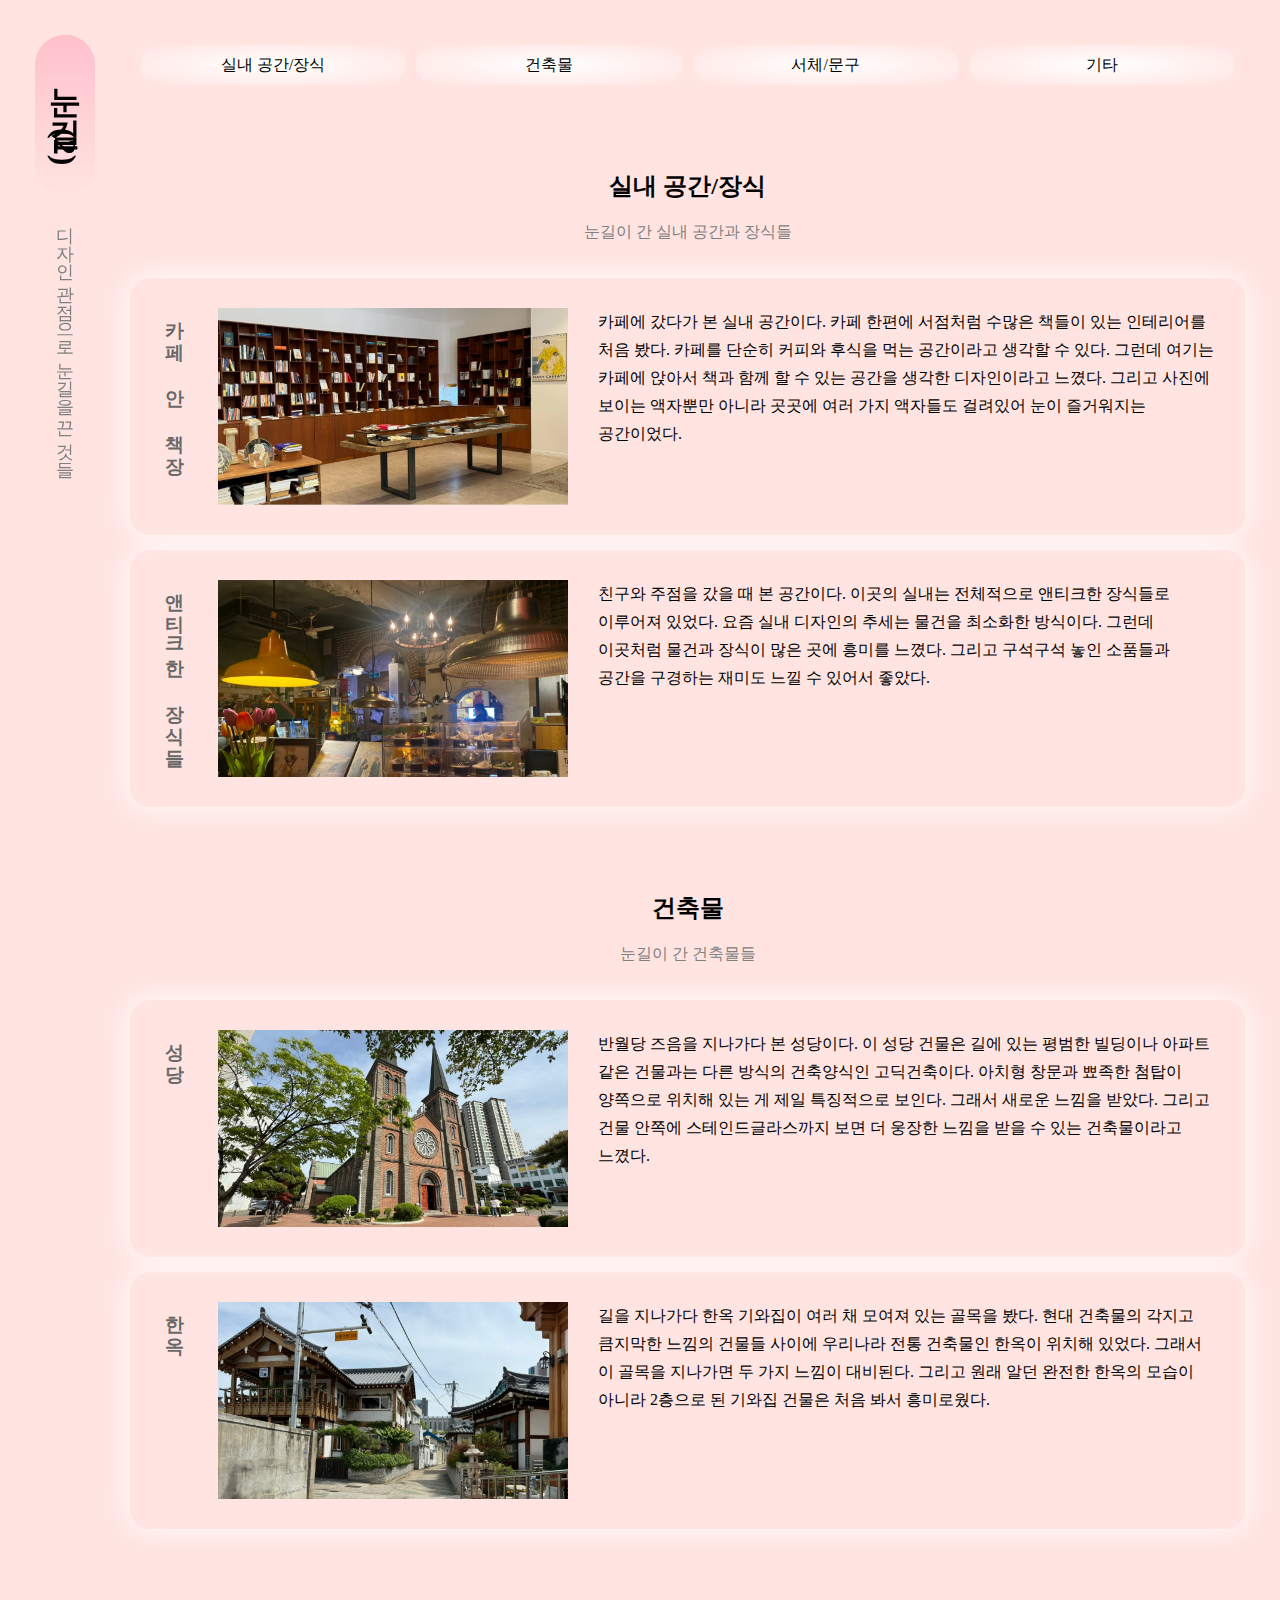
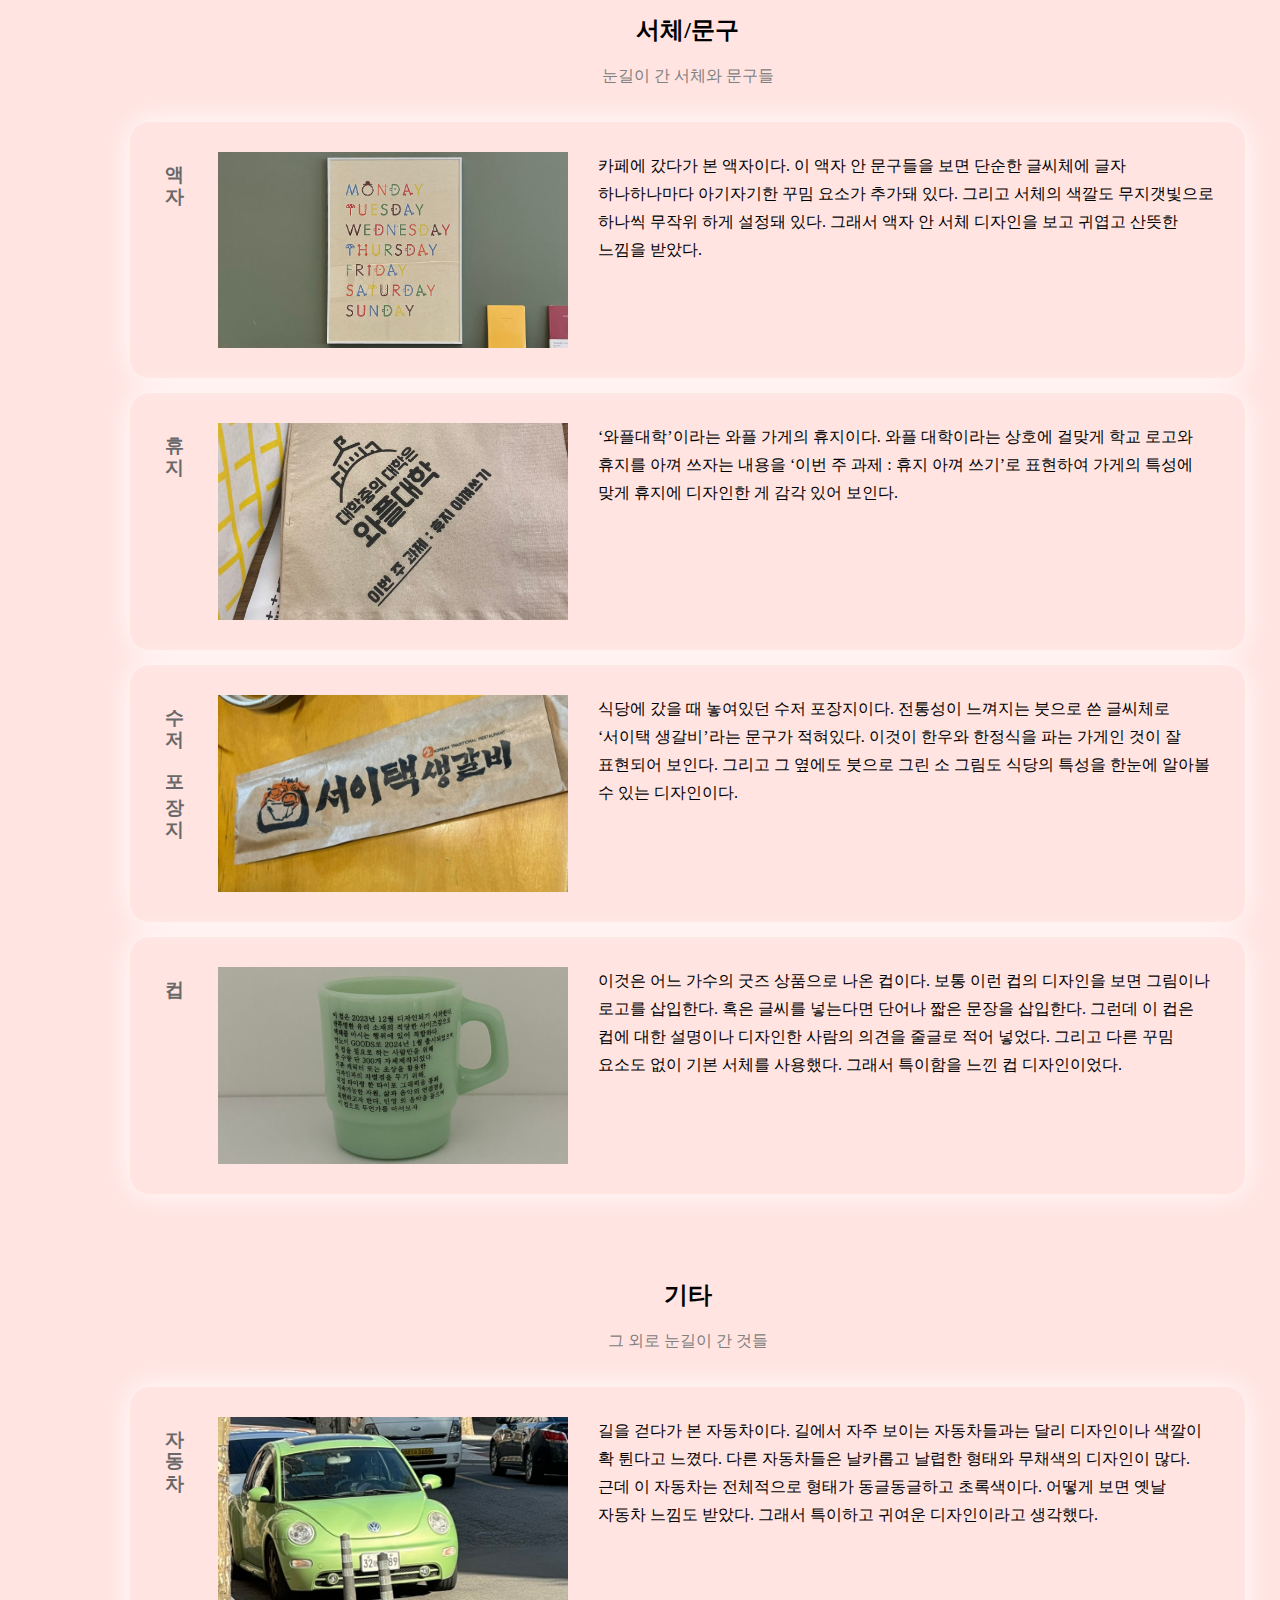
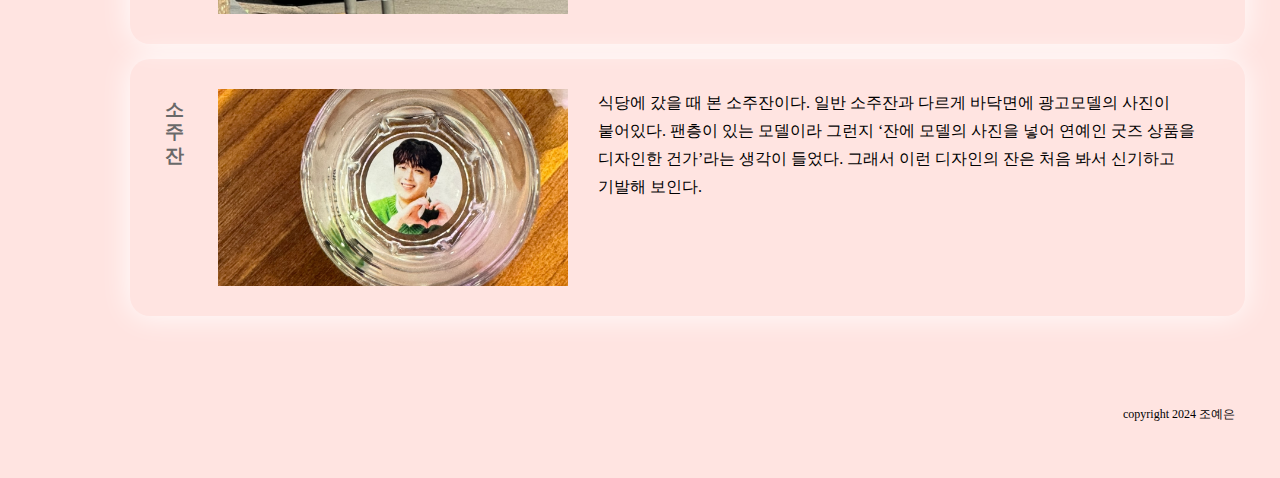
<file: design.html>
<!DOCTYPE html>
<html lang="ko">
	<head>
		<title>눈길(2)</title>
		<meta charset="UTF-8">
		<meta name="viewport" content="width=device-width, initial-scale=1.0">
		<meta name="keywords" content="조예은, 눈길, 디자인">
		<meta name="description" content="조예은의 눈길을 끈 것을 소개하는 웹페이지입니다.">
		<link rel="stylesheet" href="designstyle.css">
	</head>
	<body class="bg">
		<header>
			<h1><a href="index.html"><div class="d1">눈길(2)</div></a></h1>
			<p class="c1">디자인 관점으로 눈길을 끈 것들</p>
		</header>

		<nav>
			<ul>
				<li><a href="#int"><div class="d2">실내 공간/장식</div></a></li>
				<li><a href="#arc"><div class="d2">건축물</div></a></li>
				<li><a href="#typ"><div class="d2">서체/문구</div></a></li>
				<li><a href="#etc"><div class="d2">기타</div></a></li>
			</ul>
		</nav>

		<article id="int">
			<h2>실내 공간/장식</h2>
			<p class="c2">눈길이 간 실내 공간과 장식들</p>
			<section>
				<h3>카페 안 책장</h3>
				<img src="img/design/IMG_01.jpg" alt="벽에 기역 자로 갈색 나무로 된 책장에 수십 개의 책들이 꽂혀져 있다. 중앙에 책상 위에도 수십 개의 책들이 놓여있는 사진이다. 그리고 오른쪽 벽에 그림이 하나 걸려있다.">
				<p>카페에 갔다가 본 실내 공간이다. 카페 한편에 서점처럼 수많은 책들이 있는 인테리어를 처음 봤다. 카페를 단순히 커피와 후식을 먹는 공간이라고 생각할 수 있다. 그런데 여기는 카페에 앉아서 책과 함께 할 수 있는 공간을 생각한 디자인이라고 느꼈다. 그리고 사진에 보이는 액자뿐만 아니라 곳곳에 여러 가지 액자들도 걸려있어 눈이 즐거워지는 공간이었다.</p>
			</section>
			<section>
				<h3>앤티크한 장식들</h3>
				<img src="img/design/IMG_02.jpg" alt="가까이에 천장에 달린 갓 조명 두 개가 보이고 그 뒤에도 여러 개의 조명들이 달려있다. 그리고 왼쪽 밑엔 분홍, 주황, 노란색의 튤립과 그 옆에 세 개의 사진이 놓여있다. 우측 밑쪽에는 신발 미니어처 여러 개를 장식한 작은 진열장이 잘려 보인다. 그리고 그 뒤엔 아치형 벽돌로 된 벽 장식과 전체적으로 앤티크 한 느낌의 배경과 소품들이 보이는 사진이다.">
				<p>친구와 주점을 갔을 때 본 공간이다. 이곳의 실내는 전체적으로 앤티크한 장식들로 이루어져 있었다. 요즘 실내 디자인의 추세는 물건을 최소화한 방식이다. 그런데 이곳처럼 물건과 장식이 많은 곳에 흥미를 느꼈다. 그리고 구석구석 놓인 소품들과 공간을 구경하는 재미도 느낄 수 있어서 좋았다.</p>
			</section>
		</article>

		<article id="arc">
			<h2>건축물</h2>
			<p class="c2">눈길이 간 건축물들</p>
			<section>
				<h3>성당</h3>
				<img src="img/design/IMG_03.jpg" alt="왼쪽에 나무와 가지들이 있다. 중앙에 양쪽에 뾰족한 첨탑이 세워져있고 주로 붉은 벽돌과 회색 벽돌로 지어진 고딕 성당 건물 한 채가 있다. 그리고 그 뒤로는 아파트가 보이는 사진">
				<p>반월당 즈음을 지나가다 본 성당이다. 이 성당 건물은 길에 있는 평범한 빌딩이나 아파트 같은 건물과는 다른 방식의 건축양식인 고딕건축이다. 아치형 창문과 뾰족한 첨탑이 양쪽으로 위치해 있는 게 제일 특징적으로 보인다. 그래서 새로운 느낌을 받았다. 그리고 건물 안쪽에 스테인드글라스까지 보면 더 웅장한 느낌을 받을 수 있는 건축물이라고 느꼈다.</p>
			</section>
			<section>
				<h3 class="a1">한옥</h3>
				<img src="img/design/IMG_04.jpg" alt="골목 왼편에 낮은 벽과 가로등이 있고 양쪽으로 한옥 기와집 여러 채가 있는 사진">
				<p>길을 지나가다 한옥 기와집이 여러 채 모여져 있는 골목을 봤다. 현대 건축물의 각지고 큼지막한 느낌의 건물들 사이에 우리나라 전통 건축물인 한옥이 위치해 있었다. 그래서 이 골목을 지나가면 두 가지 느낌이 대비된다. 그리고 원래 알던 완전한 한옥의 모습이 아니라 2층으로 된 기와집 건물은 처음 봐서 흥미로웠다.</p>
			</section>
		</article>

		<article id="typ">
			<h2>서체/문구</h2>
			<p class="c2">눈길이 간 서체와 문구들</p>
			<section>
				<h3>액자</h3>
				<img src="img/design/IMG_05.jpg" alt="하얀 얇은 프레임 액자 안에 MONDAY, TUESDAY, WEDNESDAY, THURSDAY, FRIDAY, SATURDAY, SUNDAY가 밝은 베이지색 바탕에 순서대로 위에서 아래로 적혀있다. 그리고 문자 하나하나가 여러 색으로 꾸며져있다.">
				<p>카페에 갔다가 본 액자이다. 이 액자 안 문구들을 보면 단순한 글씨체에 글자 하나하나마다 아기자기한 꾸밈 요소가 추가돼 있다. 그리고 서체의 색깔도 무지갯빛으로 하나씩 무작위 하게 설정돼 있다. 그래서 액자 안 서체 디자인을 보고 귀엽고 산뜻한 느낌을 받았다.</p>
			</section>
			<section>
				<h3>휴지</h3>
				<img src="img/design/IMG_06.jpg" alt="갈색 칵테일 냅킨에 학교를 형상화한 로고와 '대학 중의 대학은 와플 대학'이라는 문구 밑에 '이번 주 과제 : 휴지 아껴 쓰기'라는 문구가 적혀있는 사진이다.">
				<p>‘와플대학’이라는 와플 가게의 휴지이다. 와플 대학이라는 상호에 걸맞게 학교 로고와 휴지를 아껴 쓰자는 내용을 ‘이번 주 과제 : 휴지 아껴 쓰기’로 표현하여 가게의 특성에 맞게 휴지에 디자인한 게 감각 있어 보인다.</p>
			</section>
			<section>
				<h3>수저 포장지</h3>
				<img src="img/design/IMG_07.jpg" alt="식탁 위에 직사각형의 갈색 종이 포장지 위에 왼쪽에는 붓으로 그린 소와 그 옆에 붓으로 쓴 '서이택 생갈비'라는 문구와 위에 작게 KOREAN TRADITIONAL RESTAURANT'라고 적혀있다.">
				<p>식당에 갔을 때 놓여있던 수저 포장지이다. 전통성이 느껴지는 붓으로 쓴 글씨체로 ‘서이택 생갈비’라는 문구가 적혀있다. 이것이 한우와 한정식을 파는 가게인 것이 잘 표현되어 보인다. 그리고 그 옆에도 붓으로 그린 소 그림도 식당의 특성을 한눈에 알아볼 수 있는 디자인이다.</p>
			</section>
			<section>
				<h3>컵</h3>
				<img src="img/design/IMG_10.jpg" alt="오른쪽에 손잡이가 달린 연두색 컵에 '이컵은 2023년 12월 디자인되기 시작한다. 반투명한 유리 소재의 적당한 사이즈감으로 액체를 마시는 행위에 있어 적합하다. 미노이 G000DS로 2024년 1일 출시되었으며, 이 컵을 필요로 하는 사람만을 위해 총 수량 단 300개 자체제작되었다.기존 캐릭터 또는 초상을 활용한 디자인과의 차별점을 두기 위해, 직접 타이핑한 타이포 그래픽을 통해 지속가능한 자원, 삶과 음악의 연결점을 표현하고자 한다. 민영 의 음악을 좋으며 이 컵으로 무언가를 마셔보자.'라는 문구가 검은색으로 적혀있다.">
				<p>이것은 어느 가수의 굿즈 상품으로 나온 컵이다. 보통 이런 컵의 디자인을 보면 그림이나 로고를 삽입한다. 혹은 글씨를 넣는다면 단어나 짧은 문장을 삽입한다. 그런데 이 컵은 컵에 대한 설명이나 디자인한 사람의 의견을 줄글로 적어 넣었다. 그리고 다른 꾸밈 요소도 없이 기본 서체를 사용했다. 그래서 특이함을 느낀 컵 디자인이었다.</p>
			</section>
		</article>

		<article id="etc">
			<h2>기타</h2>
			<p class="c2">그 외로 눈길이 간 것들</p>
			<section>
				<h3>자동차</h3>
				<img src="img/design/IMG_08.jpg" alt="전체적으로 형태가 둥글고 밝은 초록빛 폭스바겐 자동차가 길 왼쪽에 주차되어 있는 사진.">
				<p>길을 걷다가 본 자동차이다. 길에서 자주 보이는 자동차들과는 달리 디자인이나 색깔이 확 튄다고 느꼈다. 다른 자동차들은 날카롭고 날렵한 형태와 무채색의 디자인이 많다. 근데 이 자동차는 전체적으로 형태가 동글동글하고 초록색이다. 어떻게 보면 옛날 자동차 느낌도 받았다. 그래서 특이하고 귀여운 디자인이라고 생각했다.</p>
			</section>
			<section>
				<h3>소주잔</h3>
				<img src="img/design/IMG_09.jpg" alt="나무 식탁위에 소주잔이 놓여있다. 소주잔 바닥면에는 하얀 배경에 초록색 옷을 입은 남자 모델이 오른쪽 턱 밑에 두 손으로 하트를 하며 웃고 있는 사진이 붙어있다.">

				<p>식당에 갔을 때 본 소주잔이다. 일반 소주잔과 다르게 바닥면에 광고모델의 사진이 붙어있다. 팬층이 있는 모델이라 그런지 ‘잔에 모델의 사진을 넣어 연예인 굿즈 상품을 디자인한 건가’라는 생각이 들었다. 그래서 이런 디자인의 잔은 처음 봐서 신기하고 기발해 보인다.</p>
			</section>
		</article>
		<footer>
	    	<p>copyright 2024 조예은</p>
	    </footer>
	</body>
</html>
</file>
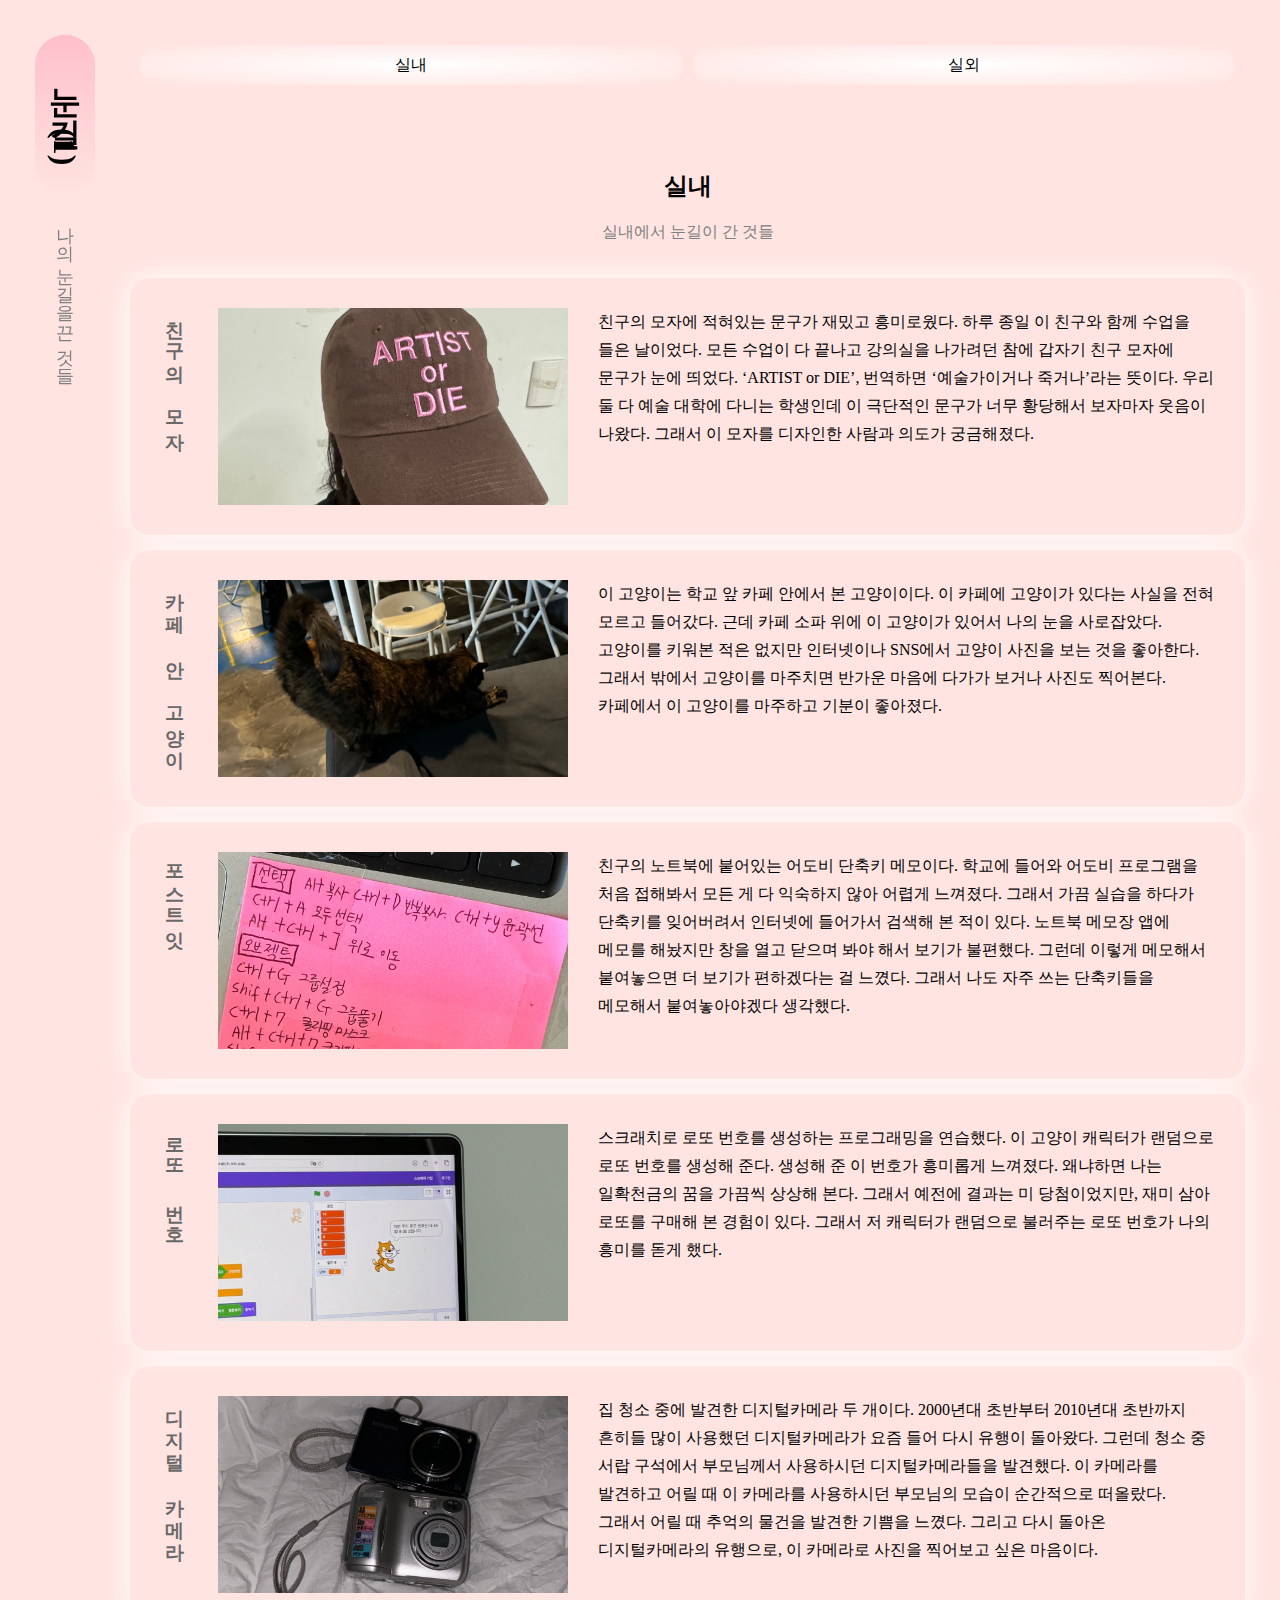
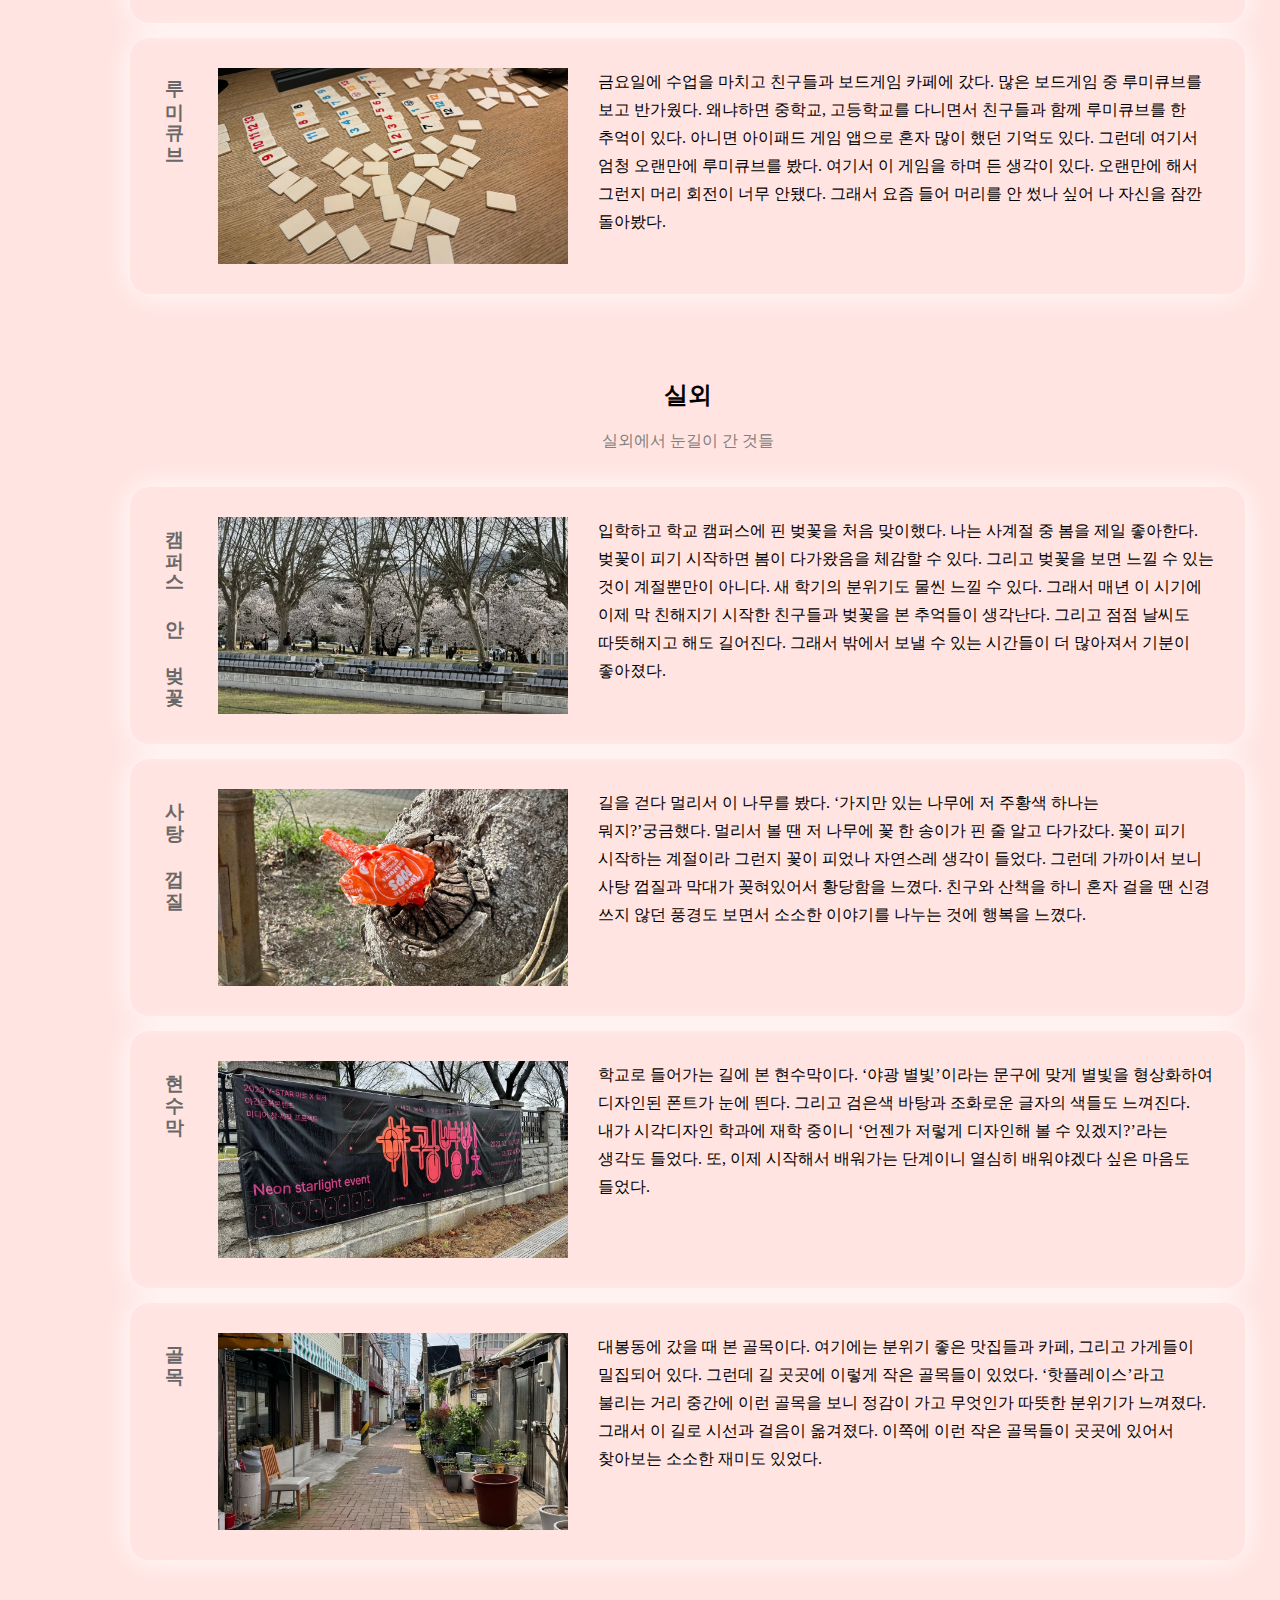
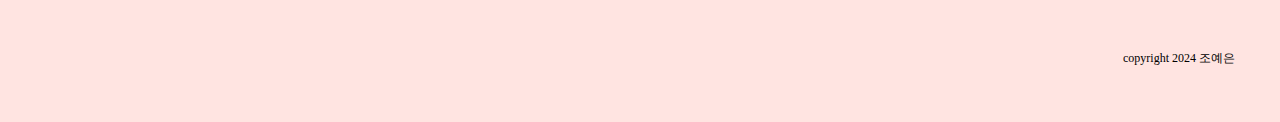
<file: me.html>
<!DOCTYPE html>
<html lang="ko">
	<head>
		<title>눈길(1)</title>
		<meta charset="UTF-8">
		<meta name="viewport" content="width=device-width, initial-scale=1.0">
		<meta name="keywords" content="눈길, 조예은">
		<meta name="description" content="조예은의 눈길을 끈 것들을 소개하는 웹페이지입니다.">
		<link rel="stylesheet" href="mestyle.css">
	</head>
	<body class="bg">
		<header>
			<h1><a href="index.html"><div class="d1">눈길(1)</div></a></h1>
			<p class="c1">나의 눈길을 끈 것들</p>
		</header>

		<nav>
			<ul>
				<li><a href="#in"><div class="d2">실내</div></a></li>
				<li><a href="#out"><div class="d2">실외</div></a></li>
			</ul>
		</nav>

		<article id="in">
			<h2>실내</h2>
			<p class="c2">실내에서 눈길이 간 것들</p>
			<section>
				<h3>친구의 모자</h3>
				<img src="img/me/IMG_01.jpg" alt="흰 배경에서 핑크색의 'ARTIST or DIE'라는 문구가 적혀진 갈색 볼캡을 쓴 사람의 모자 부분만 클로즈 업된 사진이다." width="450">
				<p>친구의 모자에 적혀있는 문구가 재밌고 흥미로웠다. 하루 종일 이 친구와 함께 수업을 들은 날이었다. 모든 수업이 다 끝나고 강의실을 나가려던 참에 갑자기 친구 모자에 문구가 눈에 띄었다.  ‘ARTIST or DIE’, 번역하면 ‘예술가이거나 죽거나’라는 뜻이다. 우리 둘 다 예술 대학에 다니는 학생인데 이 극단적인 문구가 너무 황당해서 보자마자 웃음이 나왔다. 그래서 이 모자를 디자인한 사람과 의도가 궁금해졌다.</p>
			</section>
			<section>
				<h3>카페 안 고양이</h3>
				<img src="img/me/IMG_02.jpg" alt="소파 위에서 갈색과 검은색이 섞인 고양이가 앞 발을 쭉 뻗고 엉덩이를 세워 '고양이 자세'를 하고 있다." width="450">
				<p>이 고양이는 학교 앞 카페 안에서 본 고양이이다. 이 카페에 고양이가 있다는 사실을 전혀 모르고 들어갔다. 근데 카페 소파 위에 이 고양이가 있어서 나의 눈을 사로잡았다. 고양이를 키워본 적은 없지만 인터넷이나 SNS에서 고양이 사진을 보는 것을 좋아한다. 그래서 밖에서 고양이를 마주치면 반가운 마음에 다가가 보거나 사진도 찍어본다. 카페에서 이 고양이를 마주하고 기분이 좋아졌다.</p>
			</section>
			<section>
				<h3>포스트잇</h3>
				<img src="img/me/IMG_05.jpg" alt="노트북 트랙패드 옆쪽에 단축키들을 메모해 놓은 형광 핑크색 포스트잇이 붙여져있는 사진이다." width="450">
				<p>친구의 노트북에 붙어있는 어도비 단축키 메모이다. 학교에 들어와 어도비 프로그램을 처음 접해봐서 모든 게 다 익숙하지 않아 어렵게 느껴졌다. 그래서 가끔 실습을 하다가 단축키를 잊어버려서 인터넷에 들어가서 검색해 본 적이 있다. 노트북 메모장 앱에 메모를 해놨지만 창을 열고 닫으며 봐야 해서 보기가 불편했다. 그런데 이렇게 메모해서 붙여놓으면 더 보기가 편하겠다는 걸 느꼈다. 그래서 나도 자주 쓰는 단축키들을 메모해서 붙여놓아야겠다 생각했다.</p>
			</section>
			<section>
				<h3>로또 번호</h3>
				<img src="img/me/IMG_06.jpg" alt="모니터에 스크래치 프로그램 화면 오른쪽에 이족보행으로 걸어가는 모습을 한 주황색 고양이 캐릭터가 있다. 캐릭터의 말풍선에 '이번 주의 로또 번호는14 44 32 8 30 2입니다.'라고 입력된 사진이다." width="450">
				<p>스크래치로 로또 번호를 생성하는 프로그래밍을 연습했다. 이 고양이 캐릭터가 랜덤으로 로또 번호를 생성해 준다. 생성해 준 이 번호가 흥미롭게 느껴졌다. 왜냐하면 나는 일확천금의 꿈을 가끔씩 상상해 본다. 그래서 예전에 결과는 미 당첨이었지만, 재미 삼아 로또를 구매해 본 경험이 있다. 그래서 저 캐릭터가 랜덤으로 불러주는 로또 번호가 나의 흥미를 돋게 했다.</p>
			</section>
			<section>
				<h3>디지털 카메라</h3>
				<img src="img/me/IMG_08.jpg" alt="하얀색 끈이 달린 어두운 보랏빛의 디지털카메라 한 개와 회색 끈이 달린 회색의 디지털카메라 한 개가 상하로 배치되어 놓여있는 사진이다." width="450">
				<p>집 청소 중에 발견한 디지털카메라 두 개이다. 2000년대 초반부터 2010년대 초반까지 흔히들 많이 사용했던 디지털카메라가 요즘 들어 다시 유행이 돌아왔다. 그런데 청소 중 서랍 구석에서 부모님께서 사용하시던 디지털카메라들을 발견했다. 이 카메라를 발견하고 어릴 때 이 카메라를 사용하시던 부모님의 모습이 순간적으로 떠올랐다. 그래서 어릴 때 추억의 물건을 발견한 기쁨을 느꼈다. 그리고 다시 돌아온 디지털카메라의 유행으로, 이 카메라로 사진을 찍어보고 싶은 마음이다.</p>
			</section>
			<section>
				<h3>루미큐브</h3>
				<img src="img/me/IMG_09.jpg" alt="파란색, 빨간색, 검은색, 노란색으로 이루어진 1부터 13까지의 숫자들이 적힌 수십 개의 사각형 플라스틱 루미큐브들이 책상에 놓여있는 사진이다. " width="450">
				<p>금요일에 수업을 마치고 친구들과 보드게임 카페에 갔다. 많은 보드게임 중 루미큐브를 보고 반가웠다. 왜냐하면 중학교, 고등학교를 다니면서 친구들과 함께 루미큐브를 한 추억이 있다. 아니면 아이패드 게임 앱으로 혼자 많이 했던 기억도 있다. 그런데 여기서 엄청 오랜만에 루미큐브를 봤다. 여기서 이 게임을 하며 든 생각이 있다. 오랜만에 해서 그런지 머리 회전이 너무 안됐다. 그래서 요즘 들어 머리를 안 썼나 싶어 나 자신을 잠깐 돌아봤다.</p>
			</section>
		</article>

		<article id="out">
			<h2>실외</h2>
			<p class="c2">실외에서 눈길이 간 것들</p>
			<section>
				<h3>캠퍼스 안 벚꽃</h3>
				<img src="img/me/IMG_03.jpg" alt="잔디 앞에 수십 개의 의자가 있다. 그 위에 사람이 세명 정도 앉아있다. 그 뒤에 가지만 드러나있는 나무 여섯 그루가 있다. 그 뒤편에 여러 벚꽃나무가 있는 사진이다." width="450">
				<p>입학하고 학교 캠퍼스에 핀 벚꽃을 처음 맞이했다. 나는 사계절 중 봄을 제일 좋아한다. 벚꽃이 피기 시작하면 봄이 다가왔음을 체감할 수 있다. 그리고 벚꽃을 보면 느낄 수 있는 것이 계절뿐만이 아니다. 새 학기의 분위기도 물씬 느낄 수 있다. 그래서 매년 이 시기에 이제 막 친해지기 시작한 친구들과 벚꽃을 본 추억들이 생각난다. 그리고 점점 날씨도 따뜻해지고 해도 길어진다. 그래서 밖에서 보낼 수 있는 시간들이 더 많아져서 기분이 좋아졌다.</p>
			</section>
			<section>
				<h3>사탕 껍질</h3>
				<img src="img/me/IMG_04.jpg" alt="나무에 주황색 사탕껍질이 꽂혀있는 사진이다." width="450">
				<p>길을 걷다 멀리서 이 나무를 봤다. ‘가지만 있는 나무에 저 주황색 하나는 뭐지?’궁금했다. 멀리서 볼 땐 저 나무에 꽃 한 송이가 핀 줄 알고 다가갔다. 꽃이 피기 시작하는 계절이라 그런지 꽃이 피었나 자연스레 생각이 들었다. 그런데 가까이서 보니 사탕 껍질과 막대가 꽂혀있어서 황당함을 느꼈다. 친구와 산책을 하니 혼자 걸을 땐 신경 쓰지 않던 풍경도 보면서 소소한 이야기를 나누는 것에 행복을 느꼈다.</p>
			</section>
			<section>
				<h3>현수막</h3>
				<img src="img/me/IMG_07.jpg" alt="검은색 배경의 가로로 긴 현수막이 길가 벽에 붙어있다. 현수막에는 핑크색으로 여러 글씨들이 적혀있고, 주황색, 붉은색, 핑크색으로 이루어진 별빛을 형상화한 폰트의 '야광 별빛'이라는  글자가 중간에 크게 적혀있다." width="450">
				<p>학교로 들어가는 길에 본 현수막이다. ‘야광 별빛’이라는 문구에 맞게 별빛을 형상화하여 디자인된 폰트가 눈에 띈다. 그리고 검은색 바탕과 조화로운 글자의 색들도 느껴진다. 내가 시각디자인 학과에 재학 중이니 ‘언젠가 저렇게 디자인해 볼 수 있겠지?’라는 생각도 들었다. 또, 이제 시작해서 배워가는 단계이니 열심히 배워야겠다 싶은 마음도 들었다.</p>
			</section>
			<section>
				<h3>골목</h3>
				<img src="img/me/IMG_10.jpg" alt="왼쪽 길목에 나무 의자 하나가 놓여있고 초록색 흰색 세로 줄무늬 차양이 있는 가게와 전봇대 등이 있다. 오른쪽 길목엔 은색 철대문이 있는 집 앞에 다양한 식물들이 심어져있는 여러 개의 화분이 있다. 뒤에 멀리에는 트럭이 주차되어 있는 한낮의 좁은 골목 사진이다." width="450">
				<p>대봉동에 갔을 때 본 골목이다. 여기에는 분위기 좋은 맛집들과 카페, 그리고 가게들이 밀집되어 있다. 그런데 길 곳곳에 이렇게 작은 골목들이 있었다. ‘핫플레이스’라고 불리는 거리 중간에 이런 골목을 보니 정감이 가고 무엇인가 따뜻한 분위기가 느껴졌다. 그래서 이 길로 시선과 걸음이 옮겨졌다. 이쪽에 이런 작은 골목들이 곳곳에 있어서 찾아보는 소소한 재미도 있었다.</p>
			</section>
		</article>
		<footer>
	    	<p>copyright 2024 조예은</p>
	    </footer>
	</body>
</html>
</file>
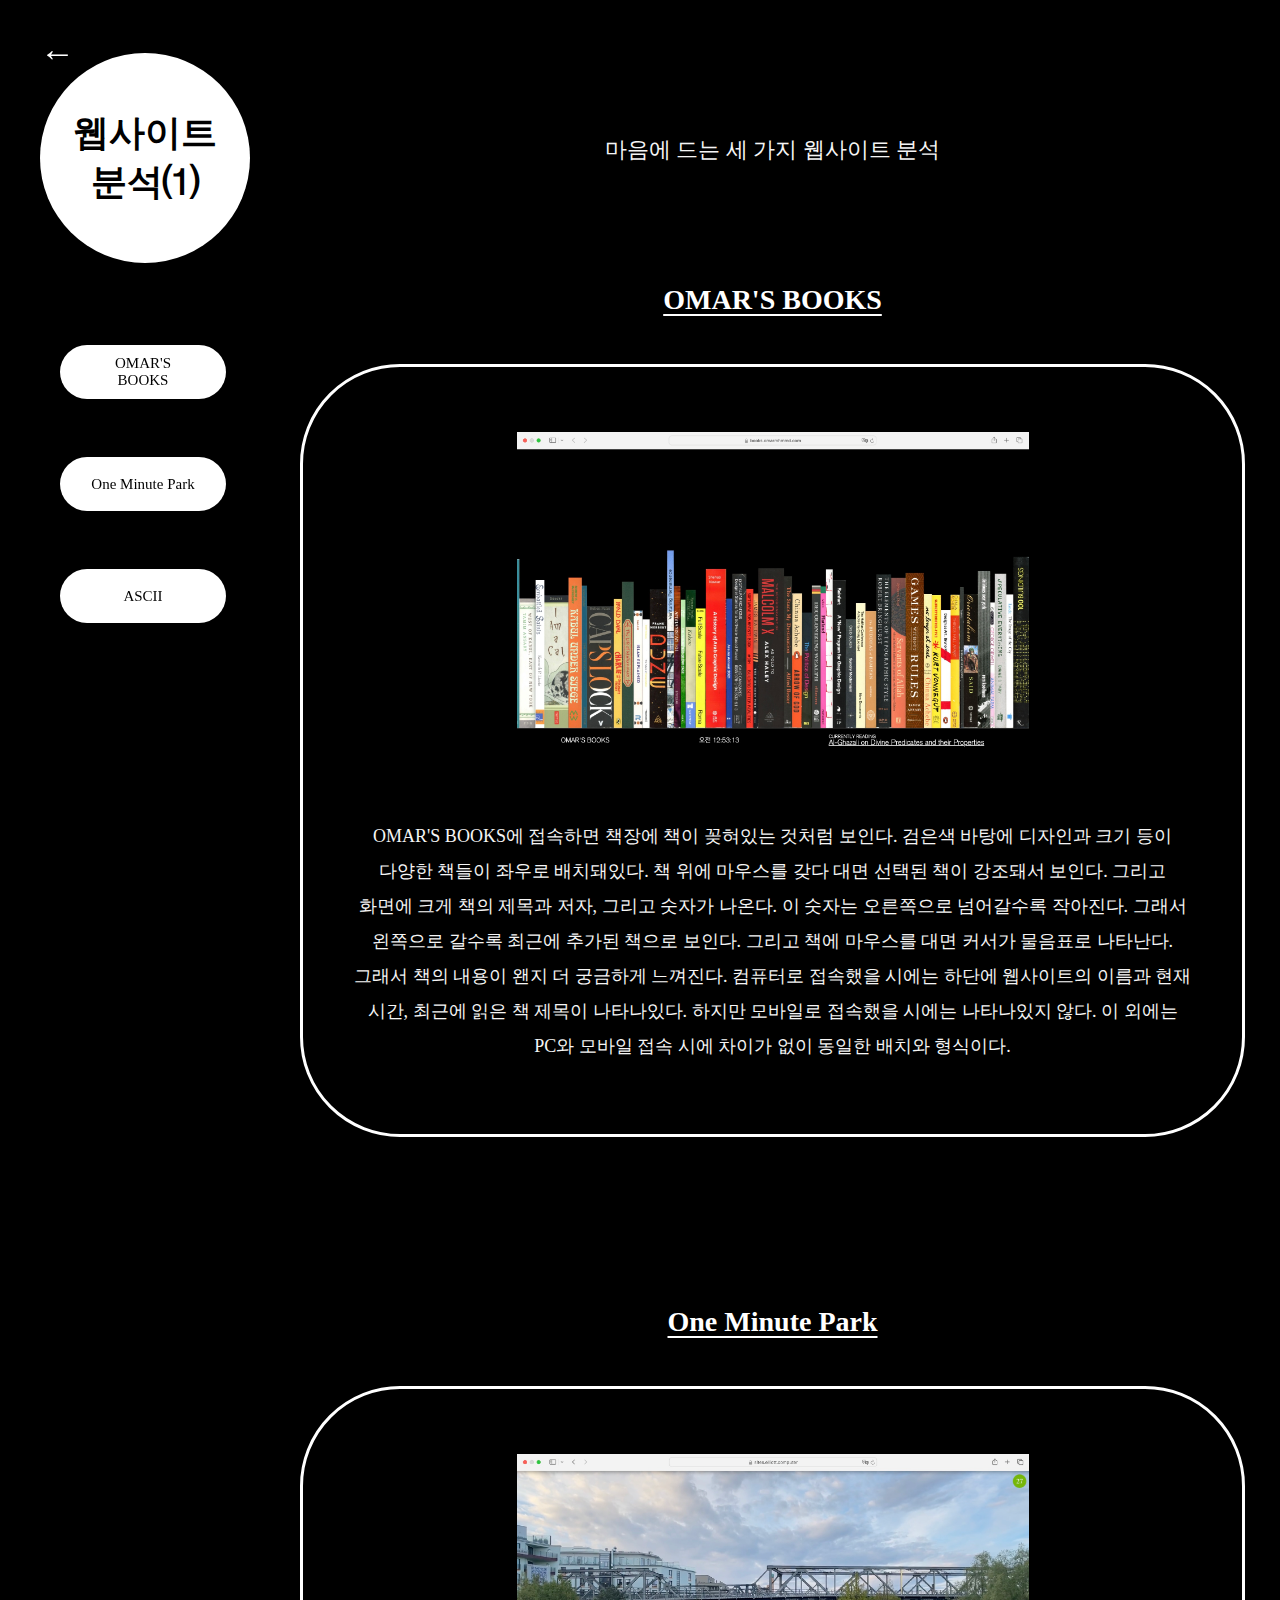
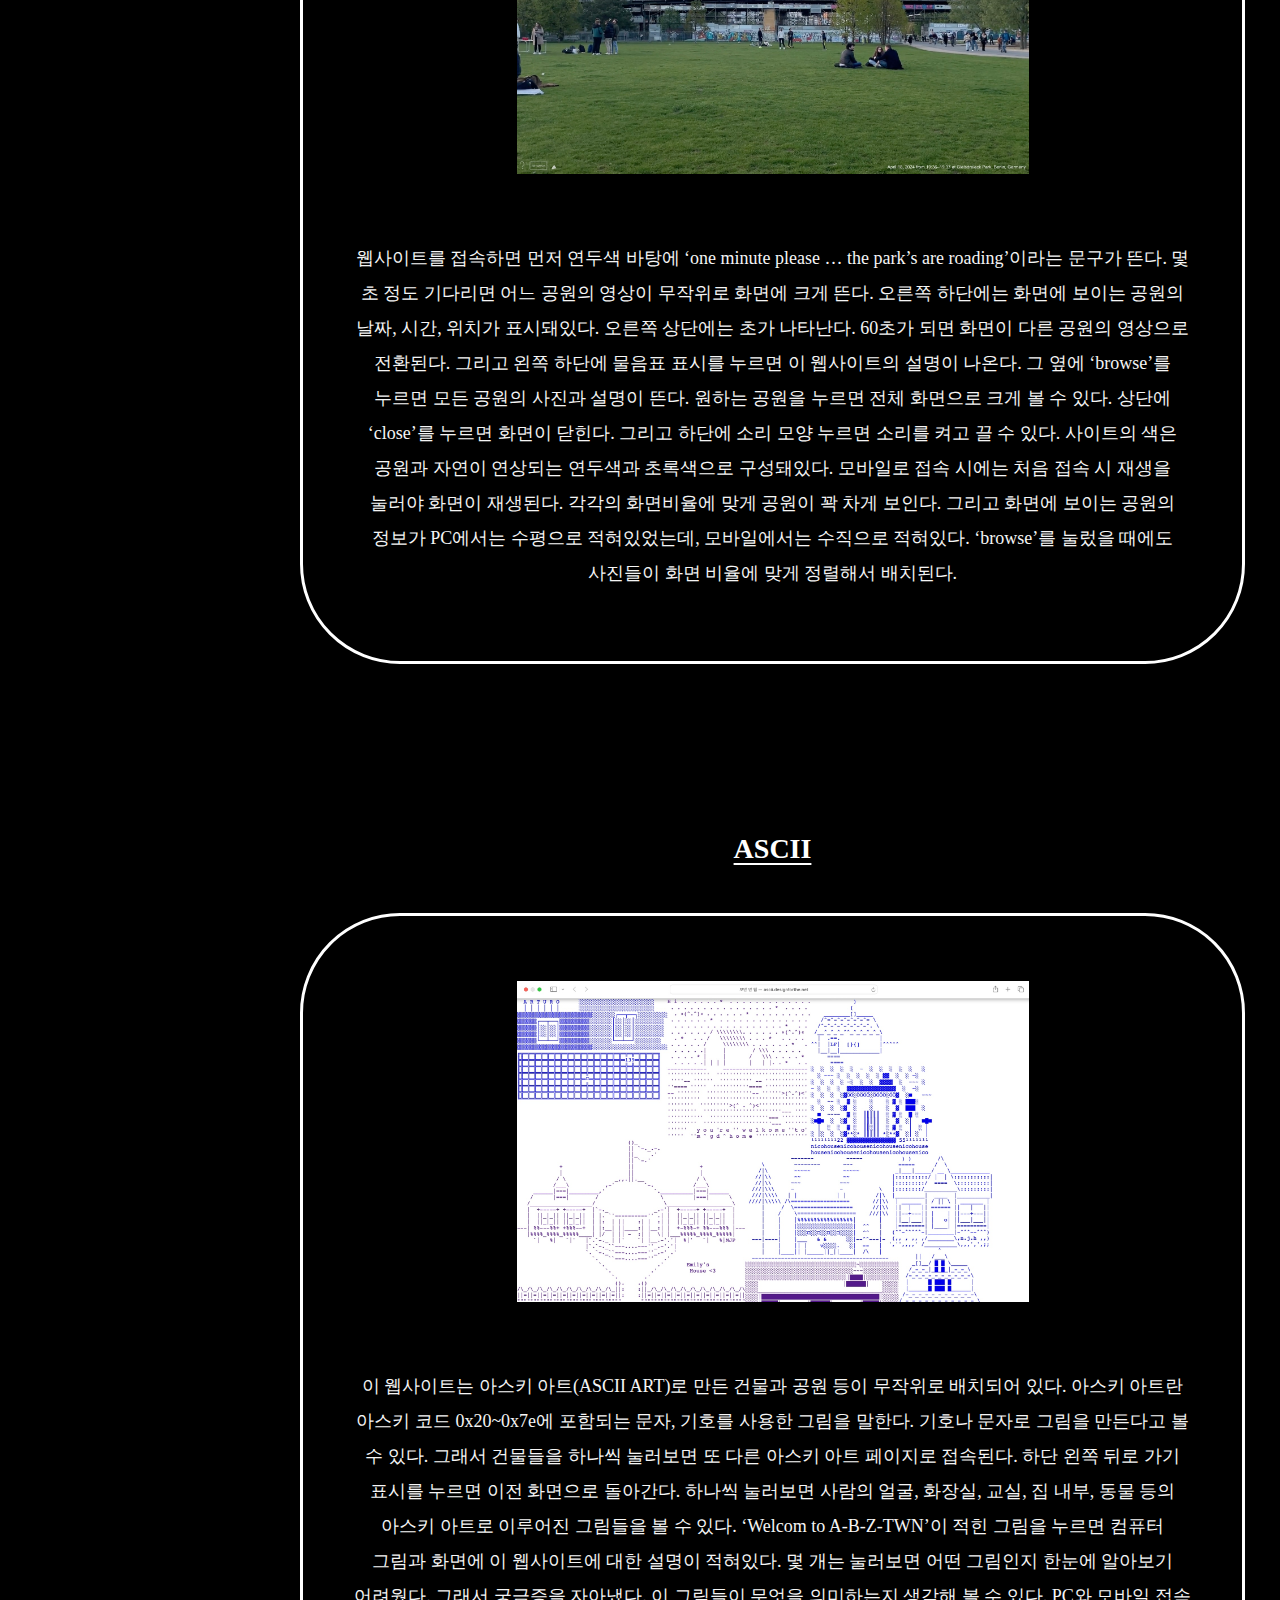
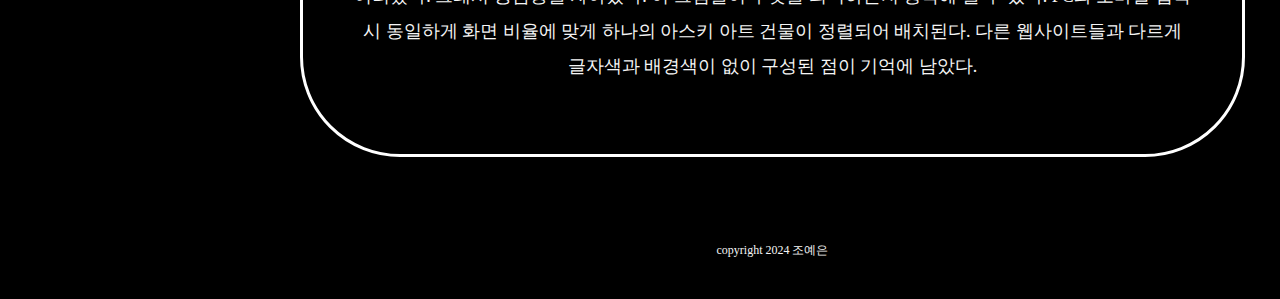
<file: website.html>
<!DOCTYPE html>
<html lang="ko">
	<head>
		<title>웹사이트 분석 ⑴</title>
		<meta charset="UTF-8">
		<meta name="viewport" content="width=device-width, initial-scale=1.0">
		<meta name="keywords" content="웹사이트, 분석">
		<meta name="description" content="웹사이트를 분석하는 웹페이지입니다.">
		<link rel="stylesheet" href="websitestyle.css">
	</head>
	<body class="bg" id="top">
		<header>
			<a href="index.html"><div class="back">←</div></a>
			<h1><a href="#top"><div class="d1">웹사이트 분석⑴</div></a></h1>
			<p class="c1">마음에 드는 세 가지 웹사이트 분석</p>
		</header>

		<nav>
			<ul>
				<li><a href="#1st"><div class="d2">OMAR'S BOOKS</div></a></li>
			</ul>
			<ul>
				<li><a href="#2nd"><div class="d2">One Minute Park</div></a></li>
			</ul>
			<ul>
				<li><a href="#3rd"><div class="d2">ASCII</div></a></li>
			</ul>
		</nav>

		<article id="1st">
			<h2><a href="https://books.omarmhmmd.com"><div class="d3">OMAR'S BOOKS</div></a></h2>
			<section>
				<img src="img/website/omar.jpg" alt="검은색 바탕에 높이와 두께, 색깔 등이 다양한 책들이 옆으로 여러 권 꽂혀있는 PC로 접속한 웹사이트 사진이다. 하단에는 ‘OMAR'S BOOKS‘, ‘오전 12:53:13’,‘CURRENTLY READING Al-Ghazali on Divine Predicates and their Properties‘가 적혀있다.">
				<p class="fs">OMAR'S BOOKS에 접속하면 책장에 책이 꽂혀있는 것처럼 보인다. 검은색 바탕에 디자인과 크기 등이 다양한 책들이 좌우로 배치돼있다. 책 위에 마우스를 갖다 대면 선택된 책이 강조돼서 보인다. 그리고 화면에 크게 책의 제목과 저자, 그리고 숫자가 나온다. 이 숫자는 오른쪽으로 넘어갈수록 작아진다. 그래서 왼쪽으로 갈수록 최근에 추가된 책으로 보인다. 그리고 책에 마우스를 대면 커서가 물음표로 나타난다. 그래서 책의 내용이 왠지 더 궁금하게 느껴진다. 컴퓨터로 접속했을 시에는 하단에 웹사이트의 이름과 현재 시간, 최근에 읽은 책 제목이 나타나있다. 하지만 모바일로 접속했을 시에는 나타나있지 않다. 이 외에는 PC와 모바일 접속 시에 차이가 없이 동일한 배치와 형식이다.</p>
			</section>
		</article>

		<article id="2nd">
			<h2><a href="https://sites.elliott.computer/one-minute-park/"><div class="d3">One Minute Park</div></a></h2>
			<section>
				<img src="img/website/park.jpg" alt="PC로 접속한 웹사이트 사진이다. 화면에 하늘과 나무가 몇 그루 있는 잔디밭에 여러 사람들이 앉아있거나 서있고 뒤에는 다리와 건물들이 보이는 사진이 크게 삽입되어 있다. 오른쪽 하단에는 ‘April 18, 2024 from 19:36-19:37 at Gleisdreieck Park, Berlin, Germany’가 하얀색으로 작게 적혀있다.">
				<p class="fs">웹사이트를 접속하면 먼저 연두색 바탕에 ‘one minute please … the park’s are roading’이라는 문구가 뜬다. 몇 초 정도 기다리면 어느 공원의 영상이 무작위로 화면에 크게 뜬다. 오른쪽 하단에는 화면에 보이는 공원의 날짜, 시간, 위치가 표시돼있다. 오른쪽 상단에는 초가 나타난다. 60초가 되면 화면이 다른 공원의 영상으로 전환된다. 그리고 왼쪽 하단에 물음표 표시를 누르면 이 웹사이트의 설명이 나온다. 그 옆에 ‘browse’를 누르면 모든 공원의 사진과 설명이 뜬다. 원하는 공원을 누르면 전체 화면으로 크게 볼 수 있다. 상단에 ‘close’를 누르면 화면이 닫힌다. 그리고 하단에 소리 모양 누르면 소리를 켜고 끌 수 있다. 사이트의 색은 공원과 자연이 연상되는 연두색과 초록색으로 구성돼있다. 모바일로 접속 시에는 처음 접속 시 재생을 눌러야 화면이 재생된다. 각각의 화면비율에 맞게 공원이 꽉 차게 보인다. 그리고 화면에 보이는 공원의 정보가 PC에서는 수평으로 적혀있었는데, 모바일에서는 수직으로 적혀있다. ‘browse’를 눌렀을 때에도 사진들이 화면 비율에 맞게 정렬해서 배치된다.</p>
			</section>
		</article>

		<article id="3rd">
			<h2><a href="http://ascii.designforthe.net"><div class="d3">ASCII</div></a></h2>
			<section>
				<img src="img/website/ascii.jpg" alt="PC로 접속한 웹사이트의 사진이다. 하얀색 바탕에 파란색과 보라색의 아스키 아트로 만든 건물들이 여러 개 보인다.">
				<p class="fs">이 웹사이트는 아스키 아트(ASCII ART)로 만든 건물과 공원 등이 무작위로 배치되어 있다. 아스키 아트란 아스키 코드 0x20~0x7e에 포함되는 문자, 기호를 사용한 그림을 말한다. 기호나 문자로 그림을 만든다고 볼 수 있다. 그래서 건물들을 하나씩 눌러보면 또 다른 아스키 아트 페이지로 접속된다.  하단 왼쪽 뒤로 가기 표시를 누르면 이전 화면으로 돌아간다. 하나씩 눌러보면 사람의 얼굴, 화장실, 교실, 집 내부, 동물 등의 아스키 아트로 이루어진 그림들을 볼 수 있다. ‘Welcom to A-B-Z-TWN’이 적힌 그림을 누르면 컴퓨터 그림과 화면에 이 웹사이트에 대한 설명이 적혀있다. 몇 개는 눌러보면 어떤 그림인지 한눈에 알아보기 어려웠다. 그래서 궁금증을 자아냈다. 이 그림들이 무엇을 의미하는지 생각해 볼 수 있다. PC와 모바일 접속 시 동일하게 화면 비율에 맞게 하나의 아스키 아트 건물이 정렬되어 배치된다. 다른 웹사이트들과 다르게 글자색과 배경색이 없이 구성된 점이 기억에 남았다.</p>
			</section>
		</article>

		<footer>
	    	<p>copyright 2024 조예은</p>
	    </footer>
		
	</body>
</html>
</file>
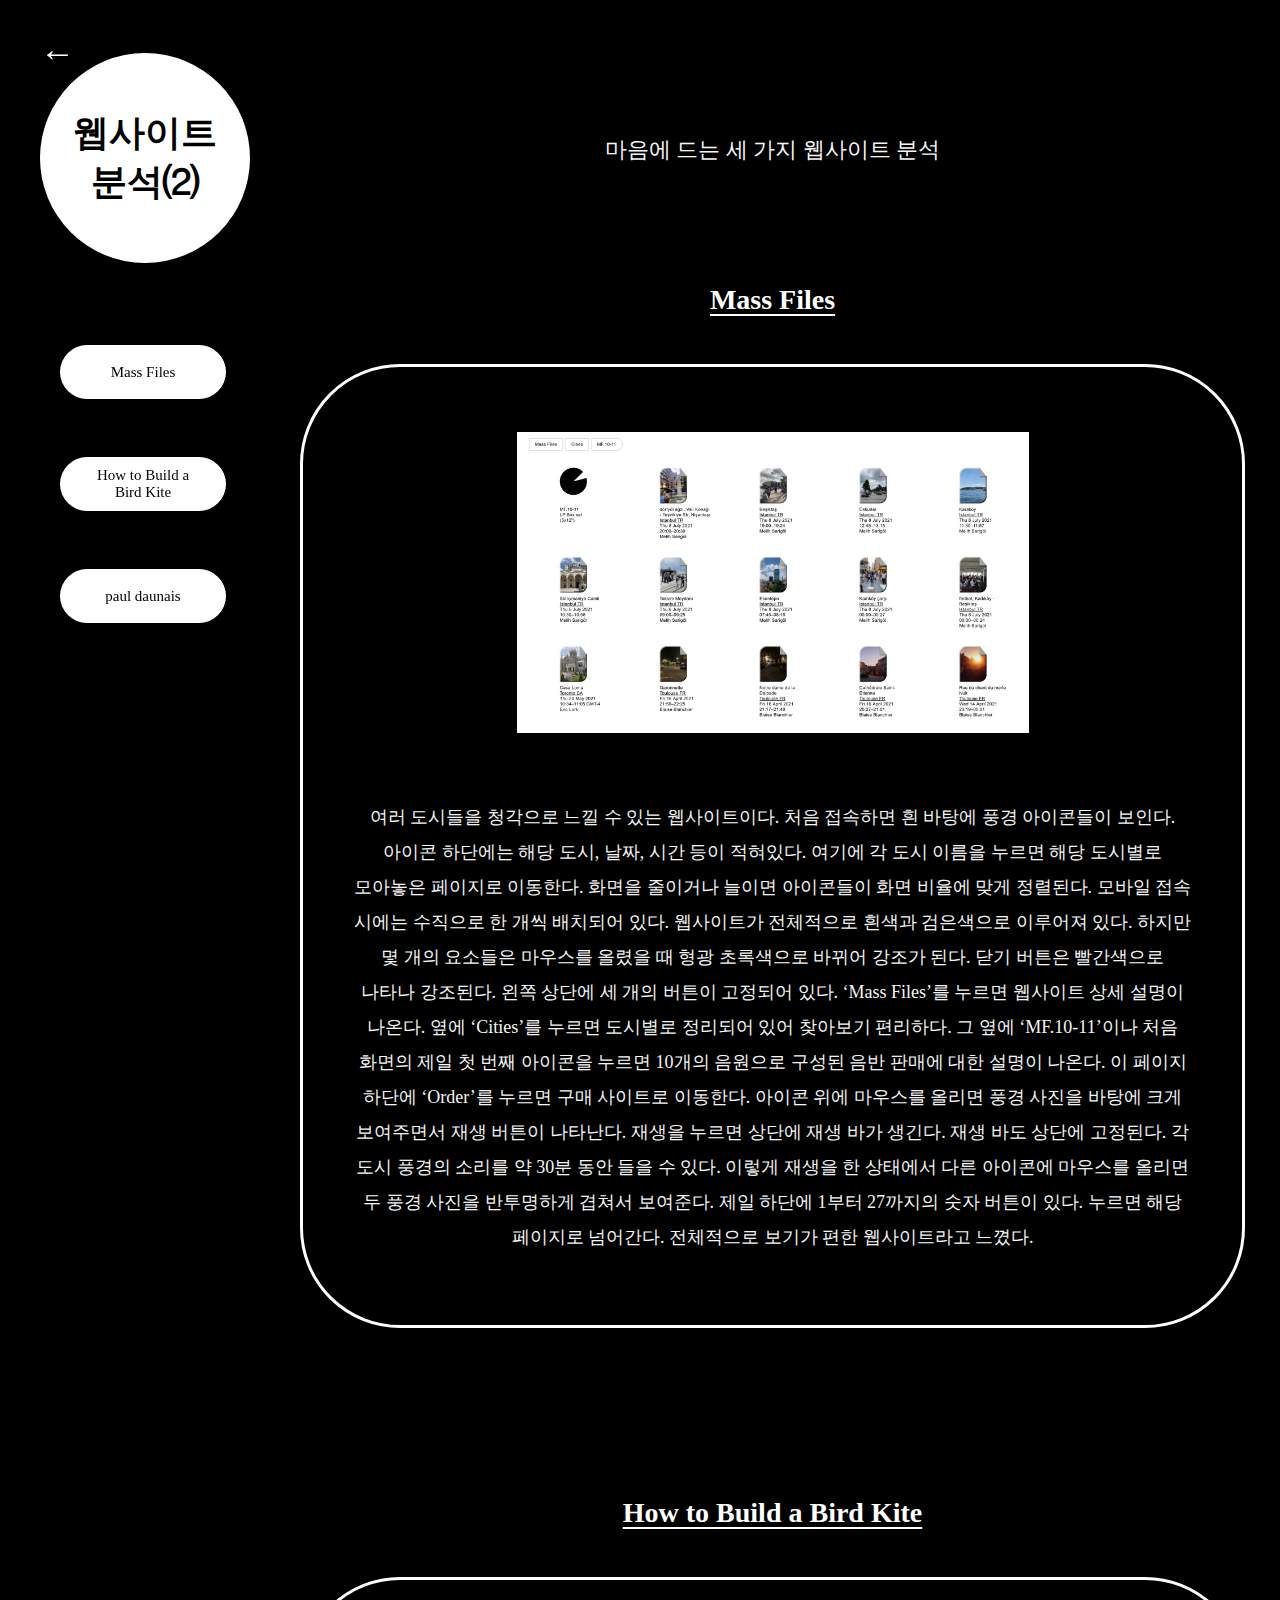
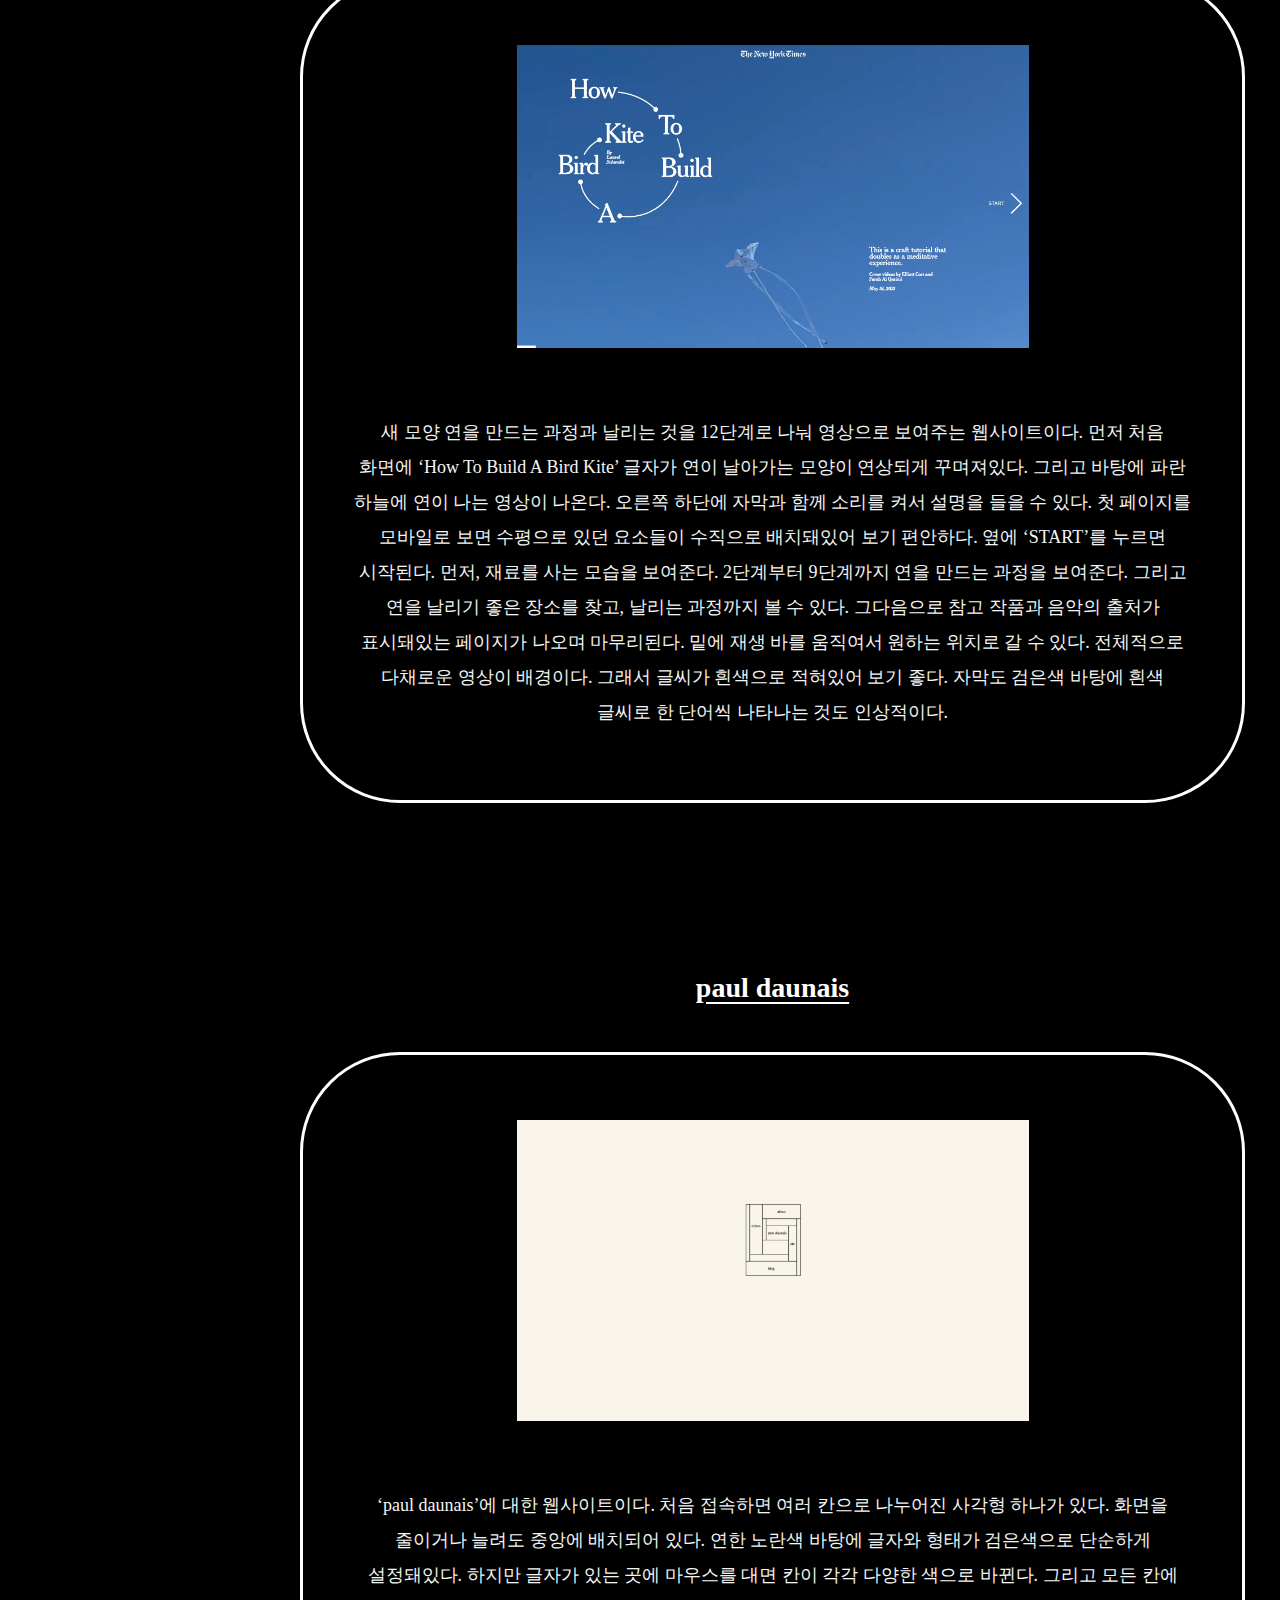
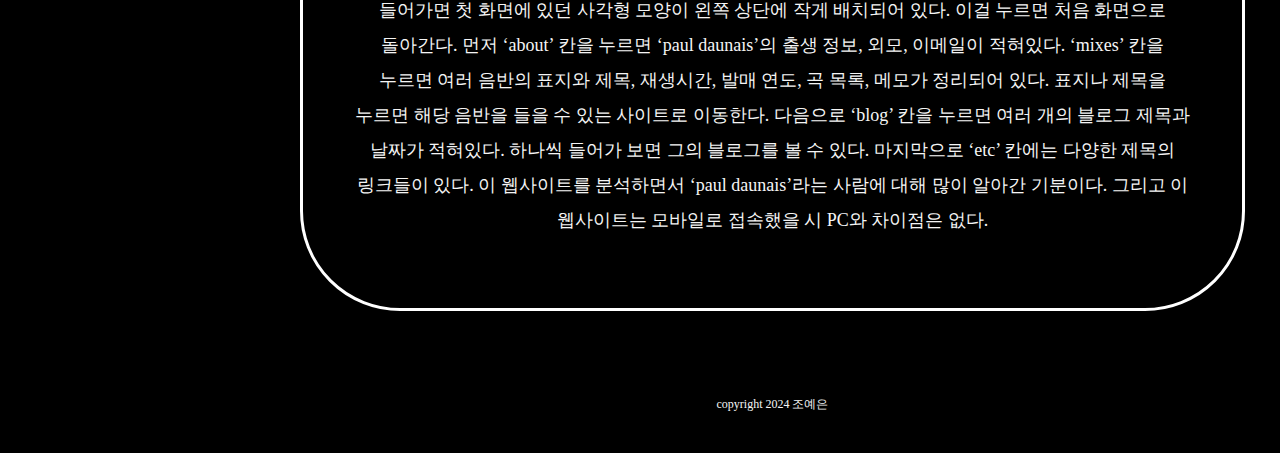
<file: website2.html>
<!DOCTYPE html>
<html lang="ko">
	<head>
		<title>웹사이트 분석 ⑵</title>
		<meta charset="UTF-8">
		<meta name="viewport" content="width=device-width, initial-scale=1.0">
		<meta name="keywords" content="웹사이트, 분석">
		<meta name="description" content="웹사이트를 분석하는 웹페이지입니다.">
		<link rel="stylesheet" href="website2style.css">
	</head>
	<body class="bg" id="top">
		<header>
			<a href="index.html"><div class="back">←</div></a>
			<h1><a href="#top"><div class="d1">웹사이트 분석⑵</div></a></h1>
			<p class="c1">마음에 드는 세 가지 웹사이트 분석</p>
		</header>

		<nav>
			<ul>
				<li><a href="#1st"><div class="d2">Mass Files</div></a></li>
			</ul>
			<ul>
				<li><a href="#2nd"><div class="d2">How to Build a Bird Kite</div></a></li>
			</ul>
			<ul>
				<li><a href="#3rd"><div class="d2">paul daunais</div></a></li>
			</ul>
		</nav>

		<article id="1st">
			<h2><a href="https://massfiles.net"><div class="d3">Mass Files</div></a></h2>
			<section>
				<img src="img/website2/massfiles.jpg" alt="PC로 접속한 웹사이트의 사진이다. 흰색 바탕에 5행 3열로 아이콘들이 있다. 첫 번째는 검은 원에 한 조각이 비어있는 아이콘이다. 나머지는 사각형 모양 안에 풍경 사진이 있다. 아이콘 하단에 글자들이 적혀있다.">
				<p class="fs">여러 도시들을 청각으로 느낄 수 있는 웹사이트이다. 처음 접속하면 흰 바탕에 풍경 아이콘들이 보인다. 아이콘 하단에는 해당 도시, 날짜, 시간 등이 적혀있다. 여기에 각 도시 이름을 누르면 해당 도시별로 모아놓은 페이지로 이동한다. 화면을 줄이거나 늘이면 아이콘들이 화면 비율에 맞게 정렬된다. 모바일 접속 시에는 수직으로 한 개씩 배치되어 있다. 웹사이트가 전체적으로 흰색과 검은색으로 이루어져 있다. 하지만 몇 개의 요소들은 마우스를 올렸을 때 형광 초록색으로 바뀌어 강조가 된다. 닫기 버튼은 빨간색으로 나타나 강조된다. 왼쪽 상단에 세 개의 버튼이 고정되어 있다. ‘Mass Files’를 누르면 웹사이트 상세 설명이 나온다. 옆에 ‘Cities’를 누르면 도시별로 정리되어 있어 찾아보기 편리하다. 그 옆에 ‘MF.10-11’이나 처음 화면의 제일 첫 번째 아이콘을 누르면 10개의 음원으로 구성된 음반 판매에 대한 설명이 나온다. 이 페이지 하단에 ‘Order’를 누르면 구매 사이트로 이동한다. 아이콘 위에 마우스를 올리면 풍경 사진을 바탕에 크게 보여주면서 재생 버튼이 나타난다. 재생을 누르면 상단에 재생 바가 생긴다. 재생 바도 상단에 고정된다. 각 도시 풍경의 소리를 약 30분 동안 들을 수 있다. 이렇게 재생을 한 상태에서 다른 아이콘에 마우스를 올리면 두 풍경 사진을 반투명하게 겹쳐서 보여준다. 제일 하단에 1부터 27까지의 숫자 버튼이 있다. 누르면 해당 페이지로 넘어간다. 전체적으로 보기가 편한 웹사이트라고 느꼈다.</p>
			</section>
		</article>

		<article id="2nd">
			<h2><a href="https://www.nytimes.com/interactive/2021/05/19/style/how-to-build-a-bird-kite.html"><div class="d3">How to Build a Bird Kite</div></a></h2>
			<section>
				<img src="img/website2/kite.jpg" alt="PC로 접속한 웹사이트 사진이다. 파란 하늘에 하얀색 연이 날아가고 있는 바탕이다. 왼쪽에 하얀색으로 ‘How To Build A Bird Kite’ 글씨가 한 단어씩 원을 그리며 적혀있다. 오른쪽 하단에 ‘This is a craft tutorial that doubles as a meditative experience.’, ‘Cover videos by Elliott Cost and Farah Al Qasimi’, ‘May 19, 2021’가 적혀있다. 그리고 오른쪽 중앙에는 ‘START’버튼이 있다.">
				<p class="fs">새 모양 연을 만드는 과정과 날리는 것을 12단계로 나눠 영상으로 보여주는 웹사이트이다. 먼저 처음 화면에 ‘How To Build A Bird Kite’ 글자가 연이 날아가는 모양이 연상되게 꾸며져있다. 그리고 바탕에 파란 하늘에 연이 나는 영상이 나온다. 오른쪽 하단에 자막과 함께 소리를 켜서 설명을 들을 수 있다. 첫 페이지를 모바일로 보면 수평으로 있던 요소들이 수직으로 배치돼있어 보기 편안하다. 옆에 ‘START’를 누르면 시작된다. 먼저, 재료를 사는 모습을 보여준다. 2단계부터 9단계까지 연을 만드는 과정을 보여준다. 그리고 연을 날리기 좋은 장소를 찾고, 날리는 과정까지 볼 수 있다. 그다음으로 참고 작품과 음악의 출처가 표시돼있는 페이지가 나오며 마무리된다. 밑에 재생 바를 움직여서 원하는 위치로 갈 수 있다. 전체적으로 다채로운 영상이 배경이다. 그래서 글씨가 흰색으로 적혀있어 보기 좋다. 자막도 검은색 바탕에 흰색 글씨로 한 단어씩 나타나는 것도 인상적이다.</p>
			</section>
		</article>

		<article id="3rd">
			<h2><a href="https://paul-daunais.info"><div class="d3">paul daunais</div></a></h2>
			<section>
				<img src="img/website2/paul.jpg" alt="PC로 접속한 웹사이트의 사진이다. 연한 노란색 배경에 검은색 선으로 여러 칸으로 나누어진 사각형이 중앙에 위치해있다. 각 칸 안에는‘paul daunais’, ‘about’, ‘mixes’, ‘blog’, ‘etc’이 검은색으로 적혀있다. 빈칸도 있다.">
				<p class="fs">‘paul daunais’에 대한 웹사이트이다. 처음 접속하면 여러 칸으로 나누어진 사각형 하나가 있다. 화면을 줄이거나 늘려도 중앙에 배치되어 있다. 연한 노란색 바탕에 글자와 형태가 검은색으로 단순하게 설정돼있다. 하지만 글자가 있는 곳에 마우스를 대면 칸이 각각 다양한 색으로 바뀐다. 그리고 모든 칸에 들어가면 첫 화면에 있던 사각형 모양이 왼쪽 상단에 작게 배치되어 있다. 이걸 누르면 처음 화면으로 돌아간다. 먼저 ‘about’ 칸을 누르면 ‘paul daunais’의 출생 정보, 외모, 이메일이 적혀있다. ‘mixes’ 칸을 누르면 여러 음반의 표지와 제목, 재생시간, 발매 연도, 곡 목록, 메모가 정리되어 있다. 표지나 제목을 누르면 해당 음반을 들을 수 있는 사이트로 이동한다. 다음으로 ‘blog’ 칸을 누르면 여러 개의 블로그 제목과 날짜가 적혀있다. 하나씩 들어가 보면 그의 블로그를 볼 수 있다. 마지막으로 ‘etc’ 칸에는 다양한 제목의 링크들이 있다. 이 웹사이트를 분석하면서 ‘paul daunais’라는 사람에 대해 많이 알아간 기분이다. 그리고 이 웹사이트는 모바일로 접속했을 시 PC와 차이점은 없다.</p>
			</section>
		</article>

		<footer>
	    	<p>copyright 2024 조예은</p>
	    </footer>
		
	</body>
</html>
</file>
<file: designstyle.css>
* {
	padding: 5px;
	margin: 5px;
	text-decoration: none;
	color: black;
	word-break: keep-all;
}

.bg {
	background-color: mistyrose;
}

header {
	writing-mode: vertical-lr;
	position: fixed;
	display: flex;
	align-items: center;
	justify-content: center;
}

h1,
.d1 {
	background: linear-gradient(pink,mistyrose);
	width: 50px;
	height:150px;
	border-radius: 100px;
	display: flex;
	align-items: center;
	justify-content: center;
}

.d1:hover {
	background: linear-gradient(black, black);
	color: mistyrose;
}

.c1 {
	color: gray;
	font-size: 18px;
}

ul {
	display: flex;
	padding-left: 100px;
	margin-top: px;
}

li {
	list-style: none;
	height:30px;
	width: 50vw;
	border-radius: 100px;
	background: radial-gradient(white, mistyrose);
	display: flex;
	align-items: center;
	justify-content: center;
	text-align: center;
}

.d2:hover {
	text-decoration: underline;
	text-underline-offset: 4px;
	display: flex;
	align-items: center;
	justify-content: center;
}


article {
	margin-left: 100px;
	margin-bottom: 50px;
	margin-top: 50px;
}

h2 {
	color: black;
	text-align: center;
	padding-top:px;
}

.c2 {
	color: gray;
	text-align: center;
	margin-bottom: 30px;
}

section {
	box-shadow: 0px 0px 30px 0px white;
	display: flex;
	align-items: flex-start;
	word-break: keep-all;
	margin-bottom: 15px;
	line-height: 28px;
	border-radius: 20px;
	padding: 15px;
}

h3 {
	color: dimgray;
	writing-mode: vertical-rl;
	text-orientation: upright;
	letter-spacing: 3px;
}

img {
	width: 350px;
}

p,
img,
h3 {
	margin: 10px;
}

p {
	margin-bottom: 20px;
}

footer {
	text-align: right;
	font-size: 12px;
}

@media screen and (max-width: 900px) {
	header {
		writing-mode: horizontal-tb;
		display: block;
		position: static;
	}

	h1,
	.d1 {
		width: 150px;
		height:50px;
		margin-left: auto;
	    margin-right: auto;
	    font-size: 29px;
	}

	.d1:hover {
		width: 150px;
		height:50px;
	}

	.c1 {
	    text-align: center;
		display: block;
		font-size: 17px;
	}

	ul {
		padding-left: 5px;
		display: flex;
		flex-wrap: wrap;
		align-items: center;
		justify-content: center;
		font-size: 15px;
	}

	li {
		height:20px;
		width: 30vw;
		padding: 12px;
	}

	img {
		width: 60vw;
		display: block;
	    margin-left: auto;
	    margin-right: auto;
	    margin-bottom: 15px;
	}

	article {
		margin-left: 5px;
		margin-bottom: 50px;
		margin-top: 80px;
	}

	section {
		display: block;
	}

	h3 {
		writing-mode: horizontal-tb;
	}

	footer {
		text-align: center;
	}
}
</file>
<file: mestyle.css>
* {
	padding: 5px;
	margin: 5px;
	text-decoration: none;
	color: black;
	word-break: keep-all;
}

.bg {
	background-color: mistyrose;
}

header {
	writing-mode: vertical-lr;
	position: fixed;
	display: flex;
	align-items: center;
	justify-content: center;
}

h1,
.d1 {
	background: linear-gradient(pink,mistyrose);
	width: 50px;
	height:150px;
	border-radius: 100px;
	display: flex;
	align-items: center;
	justify-content: center;
}

.d1:hover {
	background: linear-gradient(black, black);
	color: mistyrose;
}

.c1 {
	color: gray;
	font-size: 18px;
}

ul {
	display: flex;
	padding-left: 100px;
	margin-top: px;
}

li {
	list-style: none;
	height:30px;
	width: 50vw;
	border-radius: 100px;
	background: radial-gradient(white, mistyrose);
	display: flex;
	align-items: center;
	justify-content: center;
	text-align: center;
}

.d2:hover {
	text-decoration: underline;
	text-underline-offset: 4px;
	display: flex;
	align-items: center;
	justify-content: center;
}

article {
	margin-left: 100px;
	margin-bottom: 50px;
	margin-top: 50px;
}

h2 {
	color: black;
	text-align: center;
	padding-top:px;
}

.c2 {
	color: gray;
	text-align: center;
	margin-bottom: 30px;
}

section {
	box-shadow: 0px 0px 30px 0px white;
	display: flex;
	align-items: flex-start;
	word-break: keep-all;
	margin-bottom: 15px;
	line-height: 28px;
	border-radius: 20px;
	padding: 15px;
}

h3 {
	color: dimgray;
	writing-mode: vertical-rl;
	text-orientation: upright;
	letter-spacing: 3px;
}

img {
	width: 350px;
}

p,
img,
h3 {
	margin: 10px;
}

p {
	margin-bottom: 20px;
}

footer {
	text-align: right;
	font-size: 12px;
}

@media screen and (max-width: 900px) {
	header {
		writing-mode: horizontal-tb;
		display: block;
		position: static;
	}

	h1,
	.d1 {
		width: 150px;
		height:50px;
		margin-left: auto;
	    margin-right: auto;
	    font-size: 29px;
	}

	.d1:hover {
		width: 150px;
		height:50px;
	}

	.c1 {
	    text-align: center;
		display: block;
		font-size: 17px;
	}

	ul {
		padding-left: 5px;
		display: flex;
		flex-wrap: wrap;
		align-items: center;
		justify-content: center;
		font-size: 15px;
	}

	li {
		height:20px;
		width: 30vw;
		padding: 12px;
	}

	img {
		width: 60vw;
		display: block;
	    margin-left: auto;
	    margin-right: auto;
	    margin-bottom: 15px;
	}

	article {
		margin-left: 5px;
		margin-bottom: 50px;
		margin-top: 80px;
	}

	section {
		display: block;
	}

	h3 {
		writing-mode: horizontal-tb;
	}

	footer {
		text-align: center;
	}
}
</file>
<file: websitestyle.css>
* {
	padding: 5px;
	margin: 5px;
	list-style: none;
	text-decoration: none;
	word-break: keep-all;
}

.bg {
	background-color: black;
	}

header {
	margin-top: 0px;
	padding-top: 0px;
}

.d1,
.d2 {
	color: black;
}

.d1 {
	background: white;
	width: 200px;
	height:200px;
	border-radius: 200px;
	font-size: 36px;
	text-align: center;
	display: flex;
	align-items: center;
	justify-content: center;
	margin-left: auto;
	margin-right: auto;
	position: fixed;
}

.d1:hover {
	background: black;
	color: white;
	border: 2.5px solid white;
}

.back {
	position: fixed;
	font-size: 35px;
	top: 20px;
	color: white;
	
}

.back:hover {
	color: gray;
}

.c1 {
	color: #666666;
	text-align: center;
	font-size: 22px;
	margin-left: 270px;
	margin-top: 40px;
}

nav {
	margin-top: 130px;
	margin-left: 25px;
	position: fixed;
}


li {
	font-size: 15px;
	margin: 15px;
	margin-bottom: 28px;
	padding: 8px;
	padding-top: 12px;
	padding-bottom: 12px;
	background: white;
	height:30px;
	width: 150px;
	border-radius: 100px;
	text-align: center;
	display: flex;
	align-items: center;
	justify-content: center;
	margin-left: auto;
	margin-right: auto;
}

.d2:hover {
	text-decoration: underline;
	text-underline-offset: 4px;
	display: flex;
	align-items: center;
	justify-content: center;
}

article {
	text-align: center;
	margin-top: 50px;
}

.d3 {
	color: white;
	margin-left: 270px;
	font-size: 28px;
	text-decoration: underline;
	text-underline-offset: 5px;
	line-height: 35px;
}

.d3:hover {
	color: gray;
	text-decoration-color: gray;
}

section {
	align-items: flex-start;
	line-height: 35px;
	border: 3px solid white;
	border-radius: 100px;
	padding: 30px;
	margin-left: 270px;
	margin-bottom: 60px;
	padding-bottom: 50px;
}

.fs {
	font-size: 18px;
	padding: 15px;
}

.c1,
p {
	color: whitesmoke;
}

img {
	width: 40vw;
	padding: 30px;
}

.c2 {
	margin-top: px;
	margin-left: 270px;
	text-align: center;
	font-size: 15px;
	color: silver;
}

footer {
	text-align: center;
	margin-left: 270px;
	font-size: 12px;
}




@media screen and (max-width: 900px) {
	* {
		margin-left: 5px;
	}

	.d1 {
		font-size: 32px;
		width: 170px;
		height:170px;
		border-radius: 200px;
		text-align: center;
		position: static;
	}

	.d1:hover {
		border: 0px;
	}

	.back {
		margin-left: 0px;
		position: fixed;
		margin-top: 0px;
		font-size: 20px;
		top: 20px;
		color: black;
		background: white;
		height: 25px;
		width: 25px;
		border-radius: 100px;
		text-align: center;
		display: flex;
		align-items: center;
		justify-content: center;
	}

	.back:hover {
		color: white;
		background: black;
	}

	.c1 {
		font-size: 18px;
	}

	nav {
		position: static;
		margin-top: 100px;
		margin-bottom: 120px;
		margin-left: 5px;

	}

	ul {
		display: flex;
		flex-wrap: wrap;
		align-items: center;
		justify-content: center;
	}

	li {
		height: 20px;
		width: 30vw;
		padding: 12px;
		padding-top: 18px;
		padding-bottom: 18px;
		margin-bottom: 0px;
		font-size: 14px;
	}

	h2 {
		font-size: 24px;
		text-decoration: underline;
	    text-underline-offset: 5px;
    }

    .d3 {
    	margin-left: 5px;
    }

	section {
		border: 2px solid white;
	}

	.c1,
	ul,
	h2,
	section {
		margin-left: 5px;
	}

	img {
		width: 60vw;
		display: block;
	    margin-left: auto;
	    margin-right: auto;
	    padding: 0px;
	    margin-top: 30px;
	}

	.fs {
		font-size: 15px;
		margin-top: 40px;
		margin-left: 0px;
		margin-right: 0px;
		padding: 0px;
	}

	.c2 {
		font-size: 13px;
		margin-left: 0px;
	}

	footer {
		text-align: center;
		margin-left: 0px;
		font-size: 12px;
	}
}
</file>
<file: website2style.css>
* {
	padding: 5px;
	margin: 5px;
	list-style: none;
	text-decoration: none;
	word-break: keep-all;
}

.bg {
	background-color: black;
	}

header {
	margin-top: 0px;
	padding-top: 0px;
}

.d1,
.d2 {
	color: black;
}

.d1 {
	background: white;
	width: 200px;
	height:200px;
	border-radius: 200px;
	font-size: 36px;
	text-align: center;
	display: flex;
	align-items: center;
	justify-content: center;
	margin-left: auto;
	margin-right: auto;
	position: fixed;
}

.d1:hover {
	background: black;
	color: white;
	border: 2.5px solid white;
}

.back {
	position: fixed;
	font-size: 35px;
	top: 20px;
	color: white;
	
}

.back:hover {
	color: gray;
}

.c1 {
	color: #666666;
	text-align: center;
	font-size: 22px;
	margin-left: 270px;
	margin-top: 40px;
}

nav {
	margin-top: 130px;
	margin-left: 25px;
	position: fixed;
}


li {
	font-size: 15px;
	margin: 15px;
	margin-bottom: 28px;
	padding: 8px;
	padding-top: 12px;
	padding-bottom: 12px;
	background: white;
	height:30px;
	width: 150px;
	border-radius: 100px;
	text-align: center;
	display: flex;
	align-items: center;
	justify-content: center;
	margin-left: auto;
	margin-right: auto;
}

.d2:hover {
	text-decoration: underline;
	text-underline-offset: 4px;
	display: flex;
	align-items: center;
	justify-content: center;
}

article {
	text-align: center;
	margin-top: 50px;
}

.d3 {
	color: white;
	margin-left: 270px;
	font-size: 28px;
	text-decoration: underline;
	text-underline-offset: 5px;
	line-height: 35px;
}

.d3:hover {
	color: gray;
	text-decoration-color: gray;
}

section {
	align-items: flex-start;
	line-height: 35px;
	border: 3px solid white;
	border-radius: 100px;
	padding: 30px;
	margin-left: 270px;
	margin-bottom: 60px;
	padding-bottom: 50px;
}

.fs {
	font-size: 18px;
	padding: 15px;
}

.c1,
p {
	color: whitesmoke;
}

img {
	width: 40vw;
	padding: 30px;
}

.c2 {
	margin-top: px;
	margin-left: 270px;
	text-align: center;
	font-size: 15px;
	color: silver;
}

footer {
	text-align: center;
	margin-left: 270px;
	font-size: 12px;
}




@media screen and (max-width: 900px) {
	* {
		margin-left: 5px;
	}

	.d1 {
		font-size: 32px;
		width: 170px;
		height:170px;
		border-radius: 200px;
		text-align: center;
		position: static;
	}

	.d1:hover {
		border: 0px;
	}

	.back {
		margin-left: 0px;
		position: fixed;
		margin-top: 0px;
		font-size: 20px;
		top: 20px;
		color: black;
		background: white;
		height: 25px;
		width: 25px;
		border-radius: 100px;
		text-align: center;
		display: flex;
		align-items: center;
		justify-content: center;
	}

	.back:hover {
		color: white;
		background: black;
	}

	.c1 {
		font-size: 18px;
	}

	nav {
		position: static;
		margin-top: 100px;
		margin-bottom: 120px;
		margin-left: 5px;

	}

	ul {
		display: flex;
		flex-wrap: wrap;
		align-items: center;
		justify-content: center;
	}

	li {
		height: 20px;
		width: 30vw;
		padding: 12px;
		padding-top: 18px;
		padding-bottom: 18px;
		margin-bottom: 0px;
		font-size: 14px;
	}

	h2 {
		font-size: 24px;
		text-decoration: underline;
	    text-underline-offset: 5px;
    }

    .d3 {
    	margin-left: 5px;
    }

	section {
		border: 2px solid white;
	}

	.c1,
	ul,
	h2,
	section {
		margin-left: 5px;
	}

	img {
		width: 60vw;
		display: block;
	    margin-left: auto;
	    margin-right: auto;
	    padding: 0px;
	    margin-top: 30px;
	}

	.fs {
		font-size: 15px;
		margin-top: 40px;
		margin-left: 0px;
		margin-right: 0px;
		padding: 0px;
	}

	.c2 {
		font-size: 13px;
		margin-left: 0px;
	}

	footer {
		text-align: center;
		margin-left: 0px;
		font-size: 12px;
	}
}
</file>
